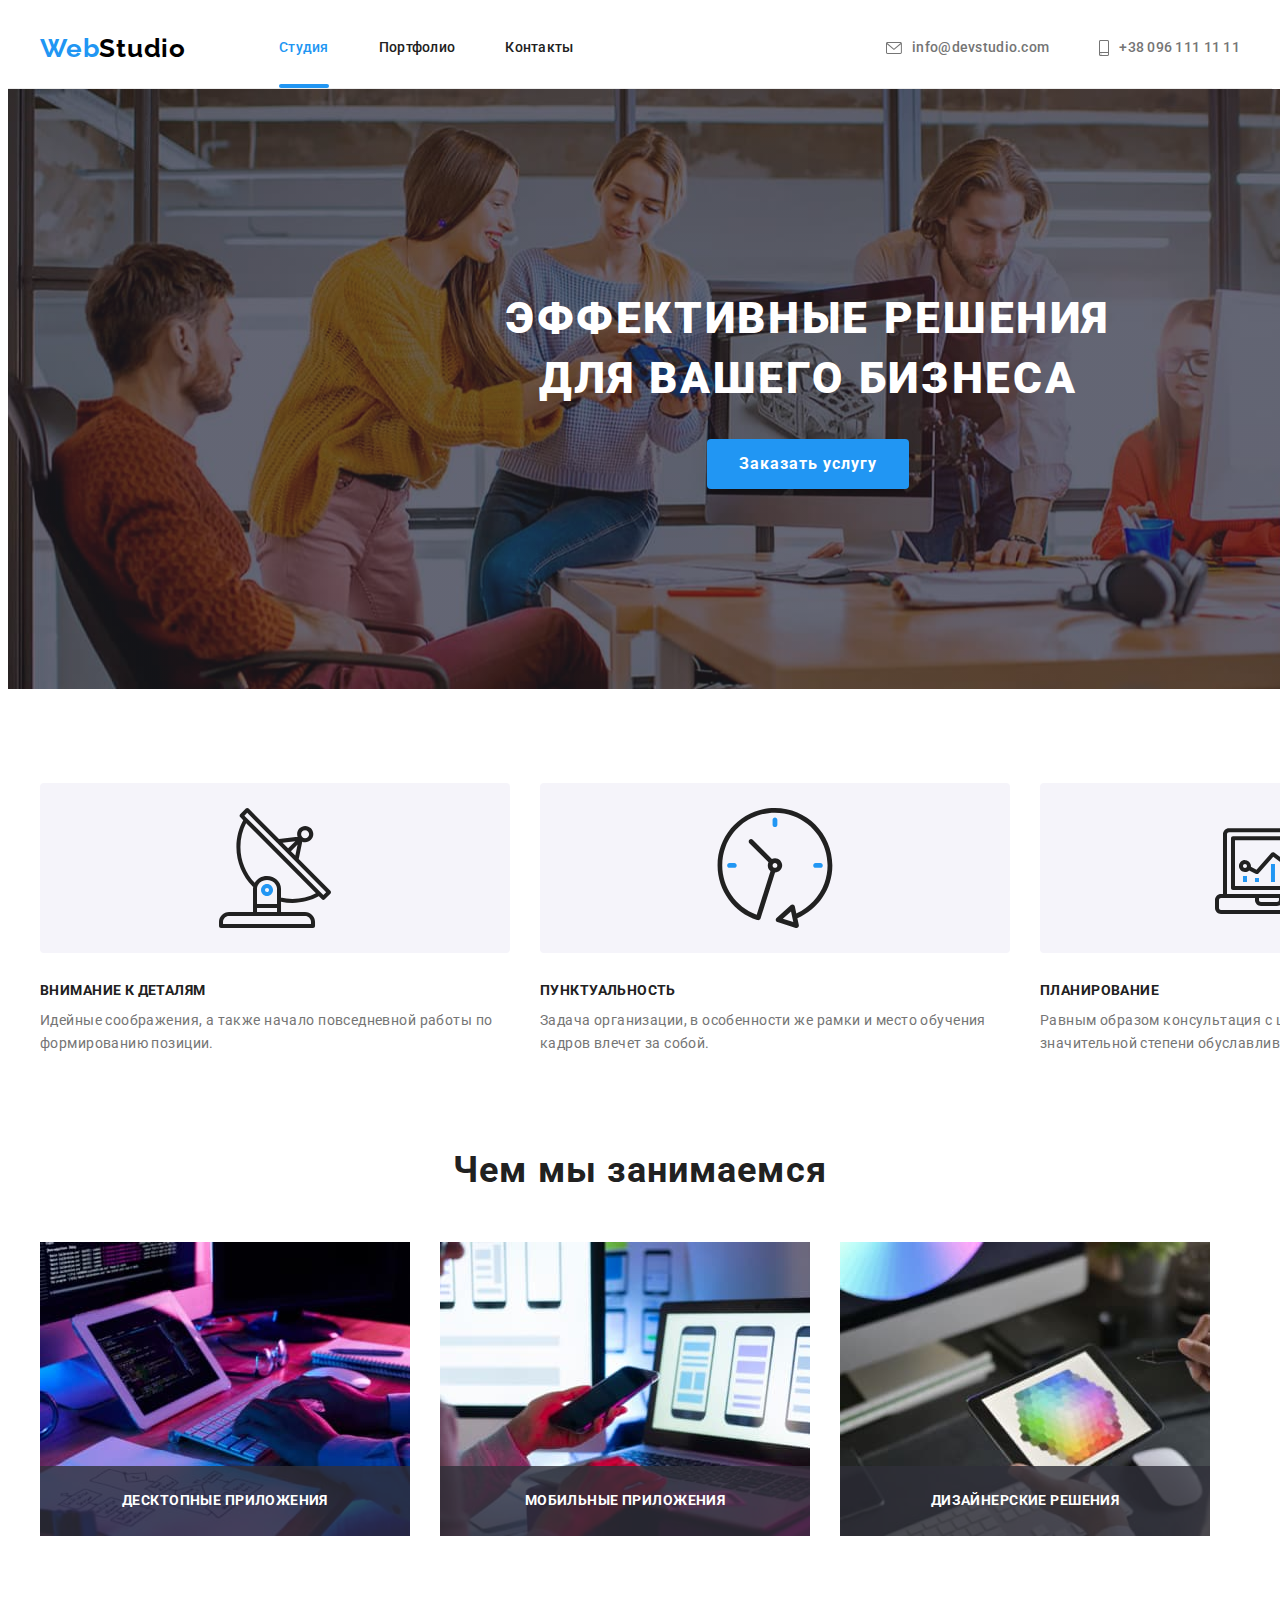
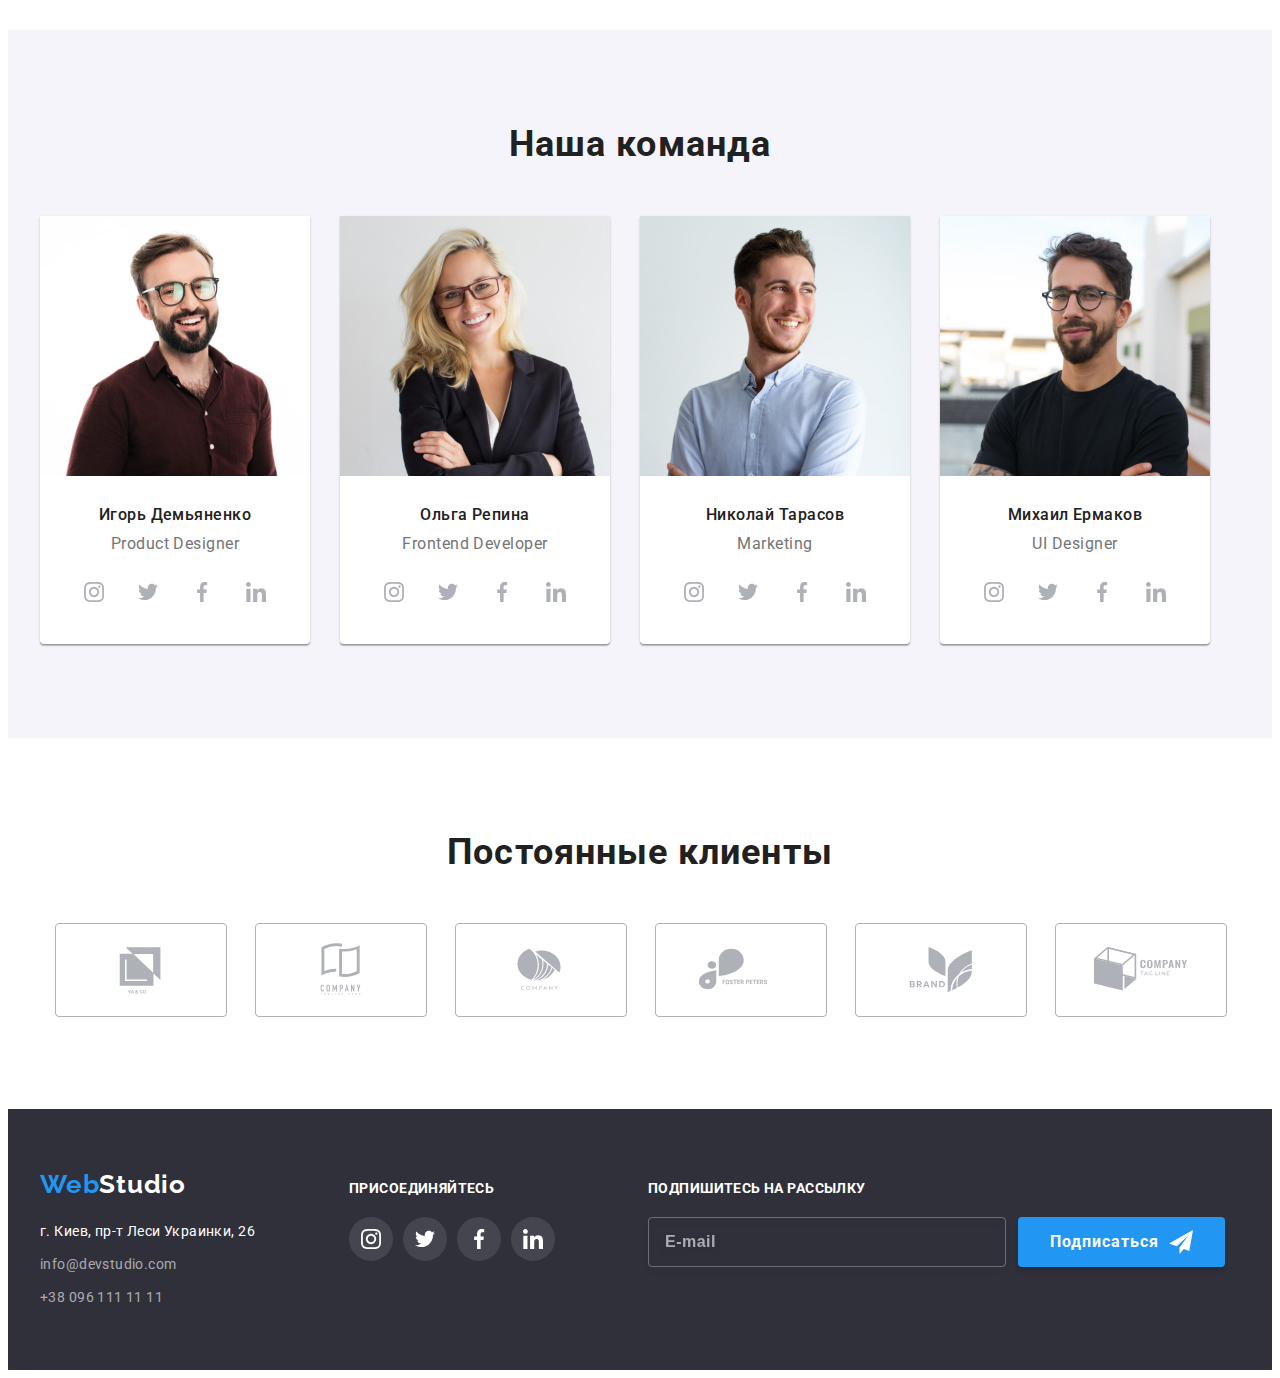
<file: index.html>
<!DOCTYPE html>
<html lang="ru">
  <head>
    <meta charset="UTF-8" />
    <meta http-equiv="X-UA-Compatible" content="IE=edge" />
    <meta name="viewport" content="width=device-width, initial-scale=1.0" />
    <title>Document</title>
    <link rel="preconnect" href="https://fonts.googleapis.com" />
    <link rel="preconnect" href="https://fonts.gstatic.com" crossorigin />
    <link
      rel="stylesheet"
      href="https://cdnjs.cloudflare.com/ajax/libs/modern-normalize/1.1.0/modern-normalize.min.css"
      integrity="sha512-wpPYUAdjBVSE4KJnH1VR1HeZfpl1ub8YT/NKx4PuQ5NmX2tKuGu6U/JRp5y+Y8XG2tV+wKQpNHVUX03MfMFn9Q=="
      crossorigin="anonymous"
      referrerpolicy="no-referrer"
    />
    <link
      href="https://fonts.googleapis.com/css2?family=Raleway:wght@700&family=Roboto:wght@400;500;700;900&display=swap"
      rel="stylesheet"
    />
    <link rel="stylesheet" href="./css/main.css" />
  </head>
  <body>
    <!--Шапка сайта-->
    <header class="header">
      <div class="container">
        <nav class="navigation">
          <a class="logo-left link" href="./index.html"
            >Web<span class="logo-right">Studio</span></a
          >
          <ul class="navigation-list list">
            <li class="navigation-list__item">
              <a class="navigation-list__link link current" href="./index.html">Студия</a>
            </li>
            <li class="navigation-list__item">
              <a class="navigation-list__link link" href="./portfolio.html">Портфолио</a>
            </li>
            <li class="navigation-list__item">
              <a class="navigation-list__link link" href="Контакты">Контакты</a>
            </li>
          </ul>

          <ul class="contacts list">
            <li class="contacts__item">
              <a class="contacts__link link" href="mailto:info@devstudio.com">
                <svg class="contacts__icon" width="16" height="12">
                  <use href="./images/icons.svg#icon-envelope"></use>
                </svg>
                info@devstudio.com
              </a>
            </li>
            <li class="contacts__item">
              <a class="contacts__link link" href="tel:+380961111111">
                <svg class="contacts__icon" width="10" height="16">
                  <use href="./images/icons.svg#icon-smartphone"></use>
                </svg>
                +38 096 111 11 11</a
              >
            </li>
          </ul>
        </nav>
      </div>
    </header>
    <main>
      <!--Герой-->
      <section class="hero">
        <h1 class="hero__title">
          Эффективные решения <br />
          для вашего бизнеса
        </h1>
        <button class="button cursor-button" type="button" data-modal-open>Заказать услугу</button>
      </section>

      <section class="about">
        <div class="container">
          <ul class="about-list list">
            <li class="about-list__item">
              <svg class="about-list__icon" width="270" height="120">
                <use href="./images/icons.svg#icon-antenna"></use>
              </svg>
              <h3 class="about-list__titil">ВНИМАНИЕ К ДЕТАЛЯМ</h3>
              <p class="about-list__slogan">
                Идейные соображения, а также начало повседневной работы по формированию позиции.
              </p>
            </li>
            <li class="about-list__item">
              <svg class="about-list__icon" width="270" height="120">
                <use href="./images/icons.svg#icon-clock"></use>
              </svg>
              <h3 class="about-list__titil">ПУНКТУАЛЬНОСТЬ</h3>
              <p class="about-list__slogan">
                Задача организации, в особенности же рамки и место обучения кадров влечет за собой.
              </p>
            </li>
            <li class="about-list__item">
              <svg class="about-list__icon" width="270" height="120">
                <use href="./images/icons.svg#icon-diagram"></use>
              </svg>
              <h3 class="about-list__titil">ПЛАНИРОВАНИЕ</h3>
              <p class="about-list__slogan">
                Равным образом консультация с широким активом в значительной степени обуславливает.
              </p>
            </li>
            <li class="about-list__item">
              <svg class="about-list__icon" width="270" height="120">
                <use href="./images/icons.svg#icon-astronaut"></use>
              </svg>
              <h3 class="about-list__titil">СОВРЕМЕННЫЕ ТЕХНОЛОГИИ</h3>
              <p class="about-list__slogan">
                Значимость этих проблем настолько очевидна, что реализация плановых заданий.
              </p>
            </li>
          </ul>
        </div>
      </section>

      <section class="preview">
        <div class="container">
          <h2 class="titel">Чем мы занимаемся</h2>
          <ul class="preview-list list">
            <li class="preview-list__activity">
              <div class="preview-list__picture">
                <img
                  src="./images/box1.jpg"
                  alt="Планшет с клавиатурой на столе"
                  width="370"
                  height="294"
                />
                <h3 class="preview-list__titel">Десктопные приложения</h3>
              </div>
            </li>
            <li class="preview-list__activity">
              <div class="preview-list__picture">
                <img src="./images/box2.jpg" alt="Cмартфон в руке" width="370" />
                <h3 class="preview-list__titel">Мобильные приложения</h3>
              </div>
            </li>
            <li class="preview-list__activity">
              <div class="preview-list__picture">
                <img src="./images/box3.jpg" alt="Планшет в руках" width="370" />
                <h3 class="preview-list__titel">Дизайнерские решения</h3>
              </div>
            </li>
          </ul>
        </div>
      </section>
      <section class="developers">
        <div class="container">
          <h2 class="titel">Наша команда</h2>
          <ul class="developers-list list">
            <li class="developers-list__item">
              <img src="./images/img1.jpg" alt="Игорь Демьяненко" width="270" />
              <div class="developers-list__thumb">
                <h3 class="developers-list__titel">Игорь Демьяненко</h3>
                <p class="developers-list__text">Product Designer</p>
                <ul class="developers__social-list social-list list">
                  <li class="social-list__item">
                    <a href="" class="social-list__link">
                      <svg class="social-list__icon" width="44" height="44">
                        <use href="./images/icons.svg#icon-instagram"></use>
                      </svg>
                    </a>
                  </li>
                  <li class="social-list__item">
                    <a href="" class="social-list__link">
                      <svg class="social-list__icon" width="44" height="44">
                        <use href="./images/icons.svg#icon-twitter"></use>
                      </svg>
                    </a>
                  </li>
                  <li class="social-list__item">
                    <a href="" class="social-list__link">
                      <svg class="social-list__icon" width="44" height="44">
                        <use href="./images/icons.svg#icon-facebook"></use>
                      </svg>
                    </a>
                  </li>
                  <li class="social-list__item">
                    <a href="" class="social-list__link">
                      <svg class="social-list__icon" width="44" height="44">
                        <use href="./images/icons.svg#icon-linkedIn"></use>
                      </svg>
                    </a>
                  </li>
                </ul>
              </div>
            </li>
            <li class="developers-list__item">
              <img src="./images/img2.jpg" alt="Ольга Репина" width="270" />
              <div class="developers-list__thumb">
                <h3 class="developers-list__titel">Ольга Репина</h3>
                <p class="developers-list__text">Frontend Developer</p>
                <ul class="developers__social-list social-list list">
                  <li class="social-list__item">
                    <a href="" class="social-list__link">
                      <svg class="social-list__icon" width="44" height="44">
                        <use href="./images/icons.svg#icon-instagram"></use>
                      </svg>
                    </a>
                  </li>
                  <li class="social-list__item">
                    <a href="" class="social-list__link">
                      <svg class="social-list__icon" width="44" height="44">
                        <use href="./images/icons.svg#icon-twitter"></use>
                      </svg>
                    </a>
                  </li>
                  <li class="social-list__item">
                    <a href="" class="social-list__link">
                      <svg class="social-list__icon" width="44" height="44">
                        <use href="./images/icons.svg#icon-facebook"></use>
                      </svg>
                    </a>
                  </li>
                  <li class="social-list__item">
                    <a href="" class="social-list__link">
                      <svg class="social-list__icon" width="44" height="44">
                        <use href="./images/icons.svg#icon-linkedIn"></use>
                      </svg>
                    </a>
                  </li>
                </ul>
              </div>
            </li>
            <li class="developers-list__item">
              <img src="./images/img3.jpg" alt="Николай Тарасов" width="270" />
              <div class="developers-list__thumb">
                <h3 class="developers-list__titel">Николай Тарасов</h3>
                <p class="developers-list__text">Marketing</p>
                <ul class="developers__social-list social-list list">
                  <li class="social-list__item">
                    <a href="" class="social-list__link">
                      <svg class="social-list__icon" width="44" height="44">
                        <use href="./images/icons.svg#icon-instagram"></use>
                      </svg>
                    </a>
                  </li>
                  <li class="social-list__item">
                    <a href="" class="social-list__link">
                      <svg class="social-list__icon" width="44" height="44">
                        <use href="./images/icons.svg#icon-twitter"></use>
                      </svg>
                    </a>
                  </li>
                  <li class="social-list__item">
                    <a href="" class="social-list__link">
                      <svg class="social-list__icon" width="44" height="44">
                        <use href="./images/icons.svg#icon-facebook"></use>
                      </svg>
                    </a>
                  </li>
                  <li class="social-list__item">
                    <a href="" class="social-list__link">
                      <svg class="social-list__icon" width="44" height="44">
                        <use href="./images/icons.svg#icon-linkedIn"></use>
                      </svg>
                    </a>
                  </li>
                </ul>
              </div>
            </li>
            <li class="developers-list__item">
              <img src="./images/img4.jpg" alt="Михаил Ермаков" width="270" />
              <div class="developers-list__thumb">
                <h3 class="developers-list__titel">Михаил Ермаков</h3>
                <p class="developers-list__text">UI Designer</p>
                <ul class="developers__social-list social-list list">
                  <li class="social-list__item">
                    <a href="" class="social-list__link">
                      <svg class="social-list__icon" width="44" height="44">
                        <use href="./images/icons.svg#icon-instagram"></use>
                      </svg>
                    </a>
                  </li>
                  <li class="social-list__item">
                    <a href="" class="social-list__link">
                      <svg class="social-list__icon" width="44" height="44">
                        <use href="./images/icons.svg#icon-twitter"></use>
                      </svg>
                    </a>
                  </li>
                  <li class="social-list__item">
                    <a href="" class="social-list__link">
                      <svg class="social-list__icon" width="44" height="44">
                        <use href="./images/icons.svg#icon-facebook"></use>
                      </svg>
                    </a>
                  </li>
                  <li class="social-list__item">
                    <a href="" class="social-list__link">
                      <svg class="social-list__icon" width="44" height="44">
                        <use href="./images/icons.svg#icon-linkedIn"></use>
                      </svg>
                    </a>
                  </li>
                </ul>
              </div>
            </li>
          </ul>
        </div>
      </section>
      <section class="companies">
        <div class="container">
          <h2 class="titel">Постоянные клиенты</h2>
          <ul class="companies-list list">
            <li class="companies-list__item">
              <a href="" class="companies-list__link">
                <svg width="106" height="60">
                  <use href="./images/icons.svg#icon-Logo-1"></use>
                </svg>
              </a>
            </li>
            <li class="companies-list__item">
              <a href="" class="companies-list__link">
                <svg width="106" height="60">
                  <use href="./images/icons.svg#icon-Logo-2"></use>
                </svg>
              </a>
            </li>
            <li class="companies-list__item">
              <a href="" class="companies-list__link">
                <svg width="106" height="60">
                  <use href="./images/icons.svg#icon-Logo-3"></use>
                </svg>
              </a>
            </li>
            <li class="companies-list__item">
              <a href="" class="companies-list__link">
                <svg width="106" height="60">
                  <use href="./images/icons.svg#icon-Logo-4"></use>
                </svg>
              </a>
            </li>
            <li class="companies-list__item">
              <a href="" class="companies-list__link">
                <svg width="106" height="60">
                  <use href="./images/icons.svg#icon-Logo-5"></use>
                </svg>
              </a>
            </li>
            <li class="companies-list__item">
              <a href="" class="companies-list__link">
                <svg width="106" height="60">
                  <use href="./images/icons.svg#icon-Logo-6"></use>
                </svg>
              </a>
            </li>
          </ul>
        </div>
      </section>
    </main>
    <footer class="footer">
      <div class="container footer-box">
        <address class="address">
          <a class="logo-left link" href="./index.html"
            >Web<span class="logo-right logo-right--color">Studio</span></a
          >
          <p class="address__text">г. Киев, пр-т Леси Украинки, 26</p>
          <ul class="contacts-list">
            <li class="contacts-list__item list">
              <a class="contacts-list__link link" href="mailto:info@devstudio.com">
                info@devstudio.com</a
              >
            </li>
            <li class="contacts-list__item list">
              <a class="contacts-list__link link" href="tel:+380961111111"> +38 096 111 11 11</a>
            </li>
          </ul>
        </address>

        <div class="list-firm">
          <h3 class="footer-titel">присоединяйтесь</h3>
          <ul class="social-list list">
            <li class="social-list__item social-list__item--background">
              <a href="" class="social-list__link">
                <svg class="social-list__icon social-list__icon--color" width="44" height="44">
                  <use href="./images/icons.svg#icon-instagram"></use>
                </svg>
              </a>
            </li>
            <li class="social-list__item social-list__item--background">
              <a href="" class="social-list__link">
                <svg class="social-list__icon social-list__icon--color" width="44" height="44">
                  <use href="./images/icons.svg#icon-twitter"></use>
                </svg>
              </a>
            </li>
            <li class="social-list__item social-list__item--background">
              <a href="" class="social-list__link">
                <svg class="social-list__icon social-list__icon--color" width="44" height="44">
                  <use href="./images/icons.svg#icon-facebook"></use>
                </svg>
              </a>
            </li>
            <li class="social-list__item social-list__item--background">
              <a href="" class="social-list__link">
                <svg class="social-list__icon social-list__icon--color" width="44" height="44">
                  <use href="./images/icons.svg#icon-linkedIn"></use>
                </svg>
              </a>
            </li>
          </ul>
        </div>
        <div class="subscribe">
          <h3 class="footer-titel">Подпишитесь на рассылку</h3>
          <form action="#" class="subscribe__blok">
            <input
              class="subscribe__mail"
              type="email"
              name="mail"
              id="mail"
              placeholder="E-mail"
            />
            <button class="button cursor-button" type="submit">
              Подписаться
              <svg class="button__send-icon" width="24" height="24">
                <use href="./images/icons.svg#icon-icon-send"></use>
              </svg>
            </button>
          </form>
        </div>
      </div>
    </footer>
    <div class="bakdrop is-hidden" data-modal>
      <div class="modal">
        <button type="button" class="modal__close" data-modal-close>
          <svg width="18" height="18">
            <use href="./images/icons.svg#icon-close"></use>
          </svg>
        </button>

        <p class="modal__titel">Оставьте свои данные, мы вам перезвоним</p>
        <form action="#">
          <div class="modal__form">
            <label for="name">Имя</label>
            <div class="modal__icon">
              <input class="modal__input-icon" type="text" name="name" id="name" required />
              <svg class="modal__close-icon" width="18" height="18">
                <use href="./images/icons.svg#icon-person-black"></use>
              </svg>
            </div>
          </div>
          <div class="modal__form">
            <label for="tel">Телефон</label>
            <div class="modal__icon">
              <input class="modal__input-icon" type="tel" name="tel" id="tel" required />
              <svg class="modal__close-icon" width="18" height="18">
                <use href="./images/icons.svg#icon-phone-black"></use>
              </svg>
            </div>
          </div>
          <div class="modal__form">
            <label for="mail-address">Почта</label>
            <div class="modal__icon">
              <input class="modal__input-icon" type="email" name="mail" id="mail-address" />
              <svg class="modal__close-icon" width="18" height="18">
                <use href="./images/icons.svg#icon-email-black"></use>
              </svg>
            </div>
          </div>
          <div class="modal__form">
            <label for="comment">Комментарий</label>
            <textarea
              class="modal__comment"
              name="comment"
              id="comment"
              rows="10"
              placeholder="Введите текст"
            ></textarea>
          </div>
          <div class="checkbox">
            <input
              class="checkbox__castom visibility-hidden"
              type="checkbox"
              name="agreement"
              value="Соглашаюсь с рассылкой и принимаю Условия договора"
              id="agreement"
              required
            />
            <label class="checkbox__agreement" for="agreement">
              <span class="checkbox__icon">
                <svg class="checkbox-icon" width="11" height="8">
                  <use href="./images/icons.svg#icon-Vector-1"></use>
                </svg> </span
              >Соглашаюсь с рассылкой и принимаю
              <a class="checkbox__link-agreement" href="">Условия договора</a>
            </label>
          </div>
          <button class="button" type="submit">Отправить</button>
        </form>
      </div>
    </div>
    <script src="./js/modal.js"></script>
  </body>
</html>
</file>
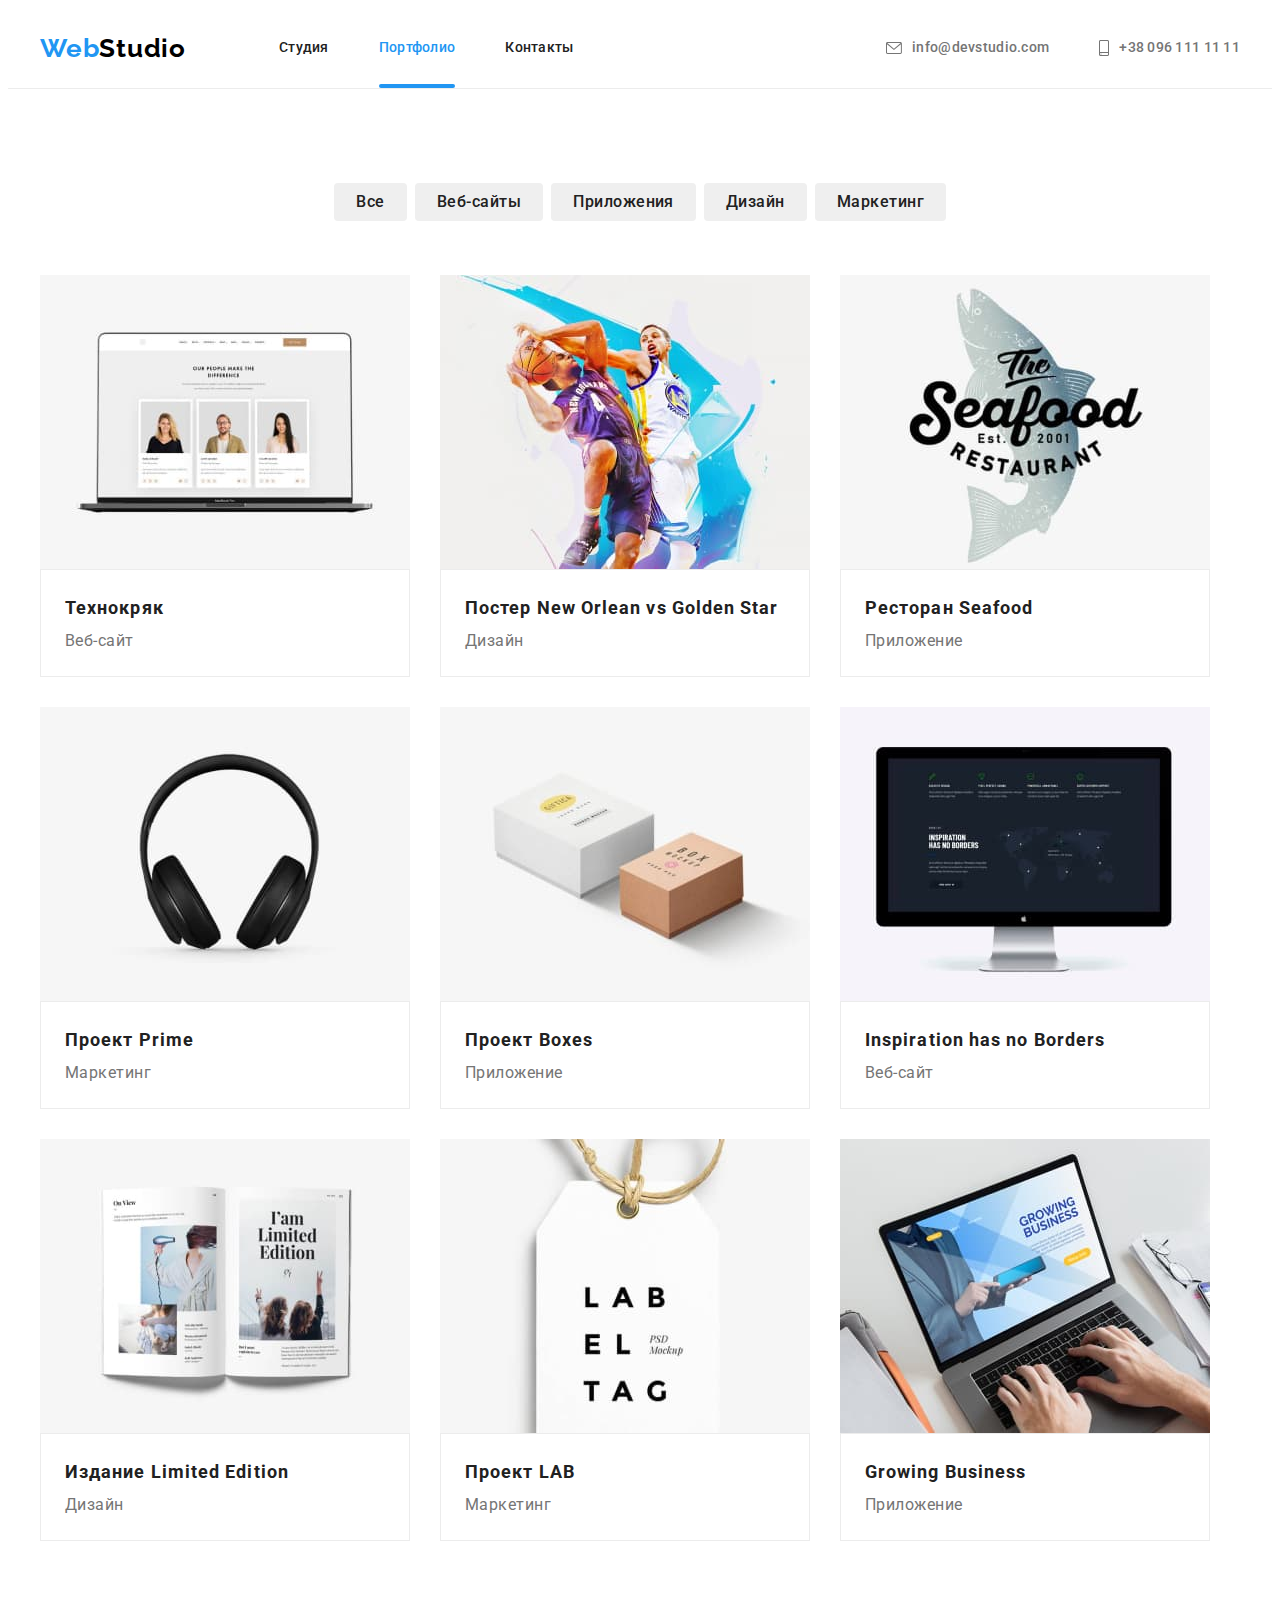
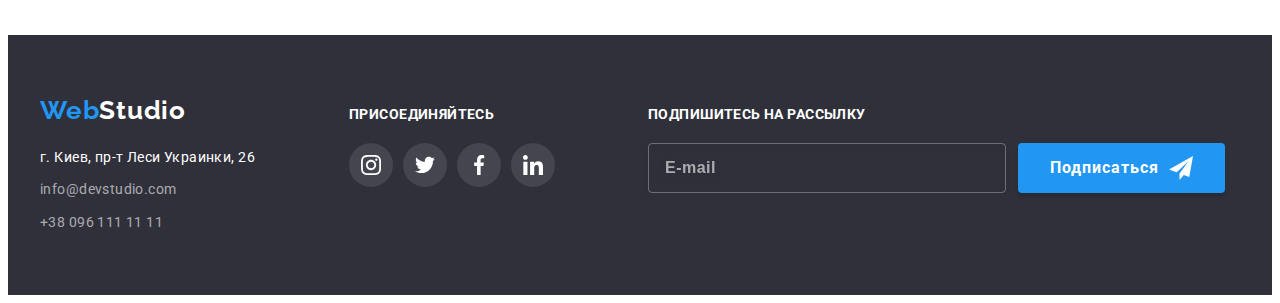
<file: portfolio.html>
<!DOCTYPE html>
<html lang="ru">
  <head>
    <meta charset="UTF-8" />
    <meta http-equiv="X-UA-Compatible" content="IE=edge" />
    <meta name="viewport" content="width=device-width, initial-scale=1.0" />
    <title>Document</title>
    <link rel="preconnect" href="https://fonts.googleapis.com" />
    <link rel="preconnect" href="https://fonts.gstatic.com" crossorigin />
    <link
      rel="stylesheet"
      href="https://cdnjs.cloudflare.com/ajax/libs/modern-normalize/1.1.0/modern-normalize.min.css"
      integrity="sha512-wpPYUAdjBVSE4KJnH1VR1HeZfpl1ub8YT/NKx4PuQ5NmX2tKuGu6U/JRp5y+Y8XG2tV+wKQpNHVUX03MfMFn9Q=="
      crossorigin="anonymous"
      referrerpolicy="no-referrer"
    />
    <link
      href="https://fonts.googleapis.com/css2?family=Raleway:wght@700&family=Roboto:wght@400;500;700;900&display=swap"
      rel="stylesheet"
    />
    <link rel="stylesheet" href="./css/main.css" />
  </head>
  <body>
    <!--Шапка сайта-->
    <header class="header">
      <div class="container">
        <nav class="navigation">
          <a class="logo-left link" href="./index.html"
            >Web<span class="logo-right">Studio</span></a
          >
          <ul class="navigation-list list">
            <li class="navigation-list__item">
              <a class="navigation-list__link link" href="./index.html">Студия</a>
            </li>
            <li class="navigation-list__item">
              <a class="navigation-list__link link current" href="./portfolio.html">Портфолио</a>
            </li>
            <li class="navigation-list__item">
              <a class="navigation-list__link link" href="Контакты">Контакты</a>
            </li>
          </ul>

          <ul class="contacts list">
            <li class="contacts__item">
              <a class="contacts__link link" href="mailto:info@devstudio.com">
                <svg class="contacts__icon" width="16" height="12">
                  <use href="./images/icons.svg#icon-envelope"></use>
                </svg>
                info@devstudio.com
              </a>
            </li>
            <li class="contacts__item">
              <a class="contacts__link link" href="tel:+380961111111">
                <svg class="contacts__icon" width="10" height="16">
                  <use href="./images/icons.svg#icon-smartphone"></use>
                </svg>
                +38 096 111 11 11</a
              >
            </li>
          </ul>
        </nav>
      </div>
    </header>
    <main class="price">
      <section class="product">
        <div class="container">
          <h1 class="visibility-hidden">button</h1>
          <ul class="product-button-list list">
            <li class="product-button-list__item">
              <button class="product-button-list__titel cursor-button" type="button">Все</button>
            </li>
            <li class="product-button-list__item">
              <button class="product-button-list__titel cursor-button" type="button">
                Веб-сайты
              </button>
            </li>
            <li class="product-button-list__item">
              <button class="product-button-list__titel cursor-button" type="button">
                Приложения
              </button>
            </li>
            <li class="product-button-list__item">
              <button class="product-button-list__titel cursor-button" type="button">Дизайн</button>
            </li>
            <li class="product-button-list__item">
              <button class="product-button-list__titel cursor-button" type="button">
                Маркетинг
              </button>
            </li>
          </ul>
          <ul class="product-list list">
            <li class="product-list__item">
              <a class="product-list__filtr" href="">
                <div class="product-list__overlay-card">
                  <img src="./images/portfo1.jpg" alt="Технокряк" width="370" />
                  <p class="product-list__text">
                    Технокряк это современная площадка распространения коронавируса. Компании
                    используют эту платформу для цифрового шпионажа и атак на защищённые сервера
                    конкурентов.
                  </p>
                </div>
                <div class="product-list__holder">
                  <h3 class="product-list__titil">Технокряк</h3>
                  <p class="product-list__subtitle">Веб-сайт</p>
                </div>
              </a>
            </li>
            <li class="product-list__item">
              <a class="product-list__filtr" href="">
                <div class="product-list__overlay-card">
                  <img
                    src="./images/portfo2.jpg"
                    alt="Постер New Orlean vs Golden Star"
                    width="370"
                  />
                  <p class="product-list__text">
                    Технокряк это современная площадка распространения коронавируса. Компании
                    используют эту платформу для цифрового шпионажа и атак на защищённые сервера
                    конкурентов.
                  </p>
                </div>
                <div class="product-list__holder">
                  <h3 class="product-list__titil">Постер New Orlean vs Golden Star</h3>
                  <p class="product-list__subtitle">Дизайн</p>
                </div>
              </a>
            </li>
            <li class="product-list__item">
              <a class="product-list__filtr" href="">
                <div class="product-list__overlay-card">
                  <img src="./images/portfo3.jpg" alt="Ресторан Seafood" width="370" />
                  <p class="product-list__text">
                    Технокряк это современная площадка распространения коронавируса. Компании
                    используют эту платформу для цифрового шпионажа и атак на защищённые сервера
                    конкурентов.
                  </p>
                </div>
                <div class="product-list__holder">
                  <h3 class="product-list__titil">Ресторан Seafood</h3>
                  <p class="product-list__subtitle">Приложение</p>
                </div>
              </a>
            </li>
            <li class="product-list__item">
              <a class="product-list__filtr" href="">
                <div class="product-list__overlay-card">
                  <img src="./images/portfo4.jpg" alt="Проект Prime" width="370" />
                  <p class="product-list__text">
                    Технокряк это современная площадка распространения коронавируса. Компании
                    используют эту платформу для цифрового шпионажа и атак на защищённые сервера
                    конкурентов.
                  </p>
                </div>
                <div class="product-list__holder">
                  <h3 class="product-list__titil">Проект Prime</h3>
                  <p class="product-list__subtitle">Маркетинг</p>
                </div>
              </a>
            </li>
            <li class="product-list__item">
              <a class="product-list__filtr" href="">
                <div class="product-list__overlay-card">
                  <img src="./images/portfo5.jpg" alt="Проект Boxes" width="370" />
                  <p class="product-list__text">
                    Технокряк это современная площадка распространения коронавируса. Компании
                    используют эту платформу для цифрового шпионажа и атак на защищённые сервера
                    конкурентов.
                  </p>
                </div>
                <div class="product-list__holder">
                  <h3 class="product-list__titil">Проект Boxes</h3>
                  <p class="product-list__subtitle">Приложение</p>
                </div>
              </a>
            </li>
            <li class="product-list__item">
              <a class="product-list__filtr" href="">
                <div class="product-list__overlay-card">
                  <img src="./images/portfo6.jpg" alt="Inspiration has no Borders" width="370" />
                  <p class="product-list__text">
                    Технокряк это современная площадка распространения коронавируса. Компании
                    используют эту платформу для цифрового шпионажа и атак на защищённые сервера
                    конкурентов.
                  </p>
                </div>
                <div class="product-list__holder">
                  <h3 class="product-list__titil">Inspiration has no Borders</h3>
                  <p class="product-list__subtitle">Веб-сайт</p>
                </div>
              </a>
            </li>
            <li class="product-list__item">
              <a class="product-list__filtr" href="">
                <div class="product-list__overlay-card">
                  <img src="./images/portfo7.jpg" alt="Издание Limited Edition" width="370" />
                  <p class="product-list__text">
                    Технокряк это современная площадка распространения коронавируса. Компании
                    используют эту платформу для цифрового шпионажа и атак на защищённые сервера
                    конкурентов.
                  </p>
                </div>
                <div class="product-list__holder">
                  <h3 class="product-list__titil">Издание Limited Edition</h3>
                  <p class="product-list__subtitle">Дизайн</p>
                </div>
              </a>
            </li>
            <li class="product-list__item">
              <a class="product-list__filtr" href="">
                <div class="product-list__overlay-card">
                  <img src="./images/portfo8.jpg" alt="Проект LAB" width="370" />
                  <p class="product-list__text">
                    Технокряк это современная площадка распространения коронавируса. Компании
                    используют эту платформу для цифрового шпионажа и атак на защищённые сервера
                    конкурентов.
                  </p>
                </div>
                <div class="product-list__holder">
                  <h3 class="product-list__titil">Проект LAB</h3>
                  <p class="product-list__subtitle">Маркетинг</p>
                </div>
              </a>
            </li>
            <li class="product-list__item">
              <a class="product-list__filtr" href="">
                <div class="product-list__overlay-card">
                  <img src="./images/portfo9.jpg" alt="Growing Business" width="370" />
                  <p class="product-list__text">
                    Технокряк это современная площадка распространения коронавируса. Компании
                    используют эту платформу для цифрового шпионажа и атак на защищённые сервера
                    конкурентов.
                  </p>
                </div>
                <div class="product-list__holder">
                  <h3 class="product-list__titil">Growing Business</h3>
                  <p class="product-list__subtitle">Приложение</p>
                </div>
              </a>
            </li>
          </ul>
        </div>
      </section>
    </main>
    <footer class="footer">
      <div class="container footer-box">
        <address class="address">
          <a class="logo-left link" href="./index.html"
            >Web<span class="logo-right logo-right--color">Studio</span></a
          >
          <p class="address__text">г. Киев, пр-т Леси Украинки, 26</p>
          <ul class="contacts-list">
            <li class="contacts-list__item list">
              <a class="contacts-list__link link" href="mailto:info@devstudio.com">
                info@devstudio.com</a
              >
            </li>
            <li class="contacts-list__item list">
              <a class="contacts-list__link link" href="tel:+380961111111"> +38 096 111 11 11</a>
            </li>
          </ul>
        </address>

        <div class="list-firm">
          <h3 class="footer-titel">присоединяйтесь</h3>
          <ul class="social-list list">
            <li class="social-list__item social-list__item--background">
              <a href="" class="social-list__link">
                <svg class="social-list__icon social-list__icon--color" width="44" height="44">
                  <use href="./images/icons.svg#icon-instagram"></use>
                </svg>
              </a>
            </li>
            <li class="social-list__item social-list__item--background">
              <a href="" class="social-list__link">
                <svg class="social-list__icon social-list__icon--color" width="44" height="44">
                  <use href="./images/icons.svg#icon-twitter"></use>
                </svg>
              </a>
            </li>
            <li class="social-list__item social-list__item--background">
              <a href="" class="social-list__link">
                <svg class="social-list__icon social-list__icon--color" width="44" height="44">
                  <use href="./images/icons.svg#icon-facebook"></use>
                </svg>
              </a>
            </li>
            <li class="social-list__item social-list__item--background">
              <a href="" class="social-list__link">
                <svg class="social-list__icon social-list__icon--color" width="44" height="44">
                  <use href="./images/icons.svg#icon-linkedIn"></use>
                </svg>
              </a>
            </li>
          </ul>
        </div>
        <div class="subscribe">
          <h3 class="footer-titel">Подпишитесь на рассылку</h3>
          <form action="#" class="subscribe__blok">
            <input
              class="subscribe__mail"
              type="email"
              name="mail"
              id="mail"
              placeholder="E-mail"
            />
            <button class="button cursor-button" type="submit">
              Подписаться
              <svg class="button__send-icon" width="24" height="24">
                <use href="./images/icons.svg#icon-icon-send"></use>
              </svg>
            </button>
          </form>
        </div>
      </div>
    </footer>
  </body>
</html>
</file>
<file: css/main.css>
:root {
  --hero-tittle-color: #ffffff;
  --about-title-coior: #212121;
  --main-text-color: #000000;
  --second-text-color: #757575;
  --main-tittle-color: #212121;
  --name-text-color: #212121;
  --main-button-color: #ffffff;
  --accent-color: #2196f3;
  --header-text-color: #212121;
  --hader-address-color: #757575;
  --footer-address-color: rgba(255, 255, 255, 0.6);
  --address-color: #ffffff;
  /* -----------------PORTFOLIO------------------------ */
  --portfolio-button: #212121;
  --accent-portfolio-button-color: #ffffff;
  --price-titile-color: #212121;
  --price-after-titile-color: #757575;
  --price-button-color: #f5f4fa;
}

p,
h1,
h2,
h3,
h4,
h5,
h6 {
  margin: 0;
}

ul {
  margin: 0;
  padding: 0;
}

img {
  display: block;
  max-width: 100%;
}

button {
  cursor: pointer;
}

body {
  font-family: Roboto, sans-serif;
  color: #212121;
}

.list {
  list-style: none;
}

.link {
  text-decoration: none;
}

.visibility-hidden {
  position: absolute;
  width: 1px;
  height: 1px;
  margin: -1px;
  border: 0;
  padding: 0;
  white-space: nowrap;
  -webkit-clip-path: inset(100%);
          clip-path: inset(100%);
  clip: rect(0 0 0 0);
  overflow: hidden;
}

.titel {
  text-align: center;
  margin-bottom: 50px;
  font-weight: 700;
  font-size: 36px;
  line-height: 1.16;
  letter-spacing: 0.03em;
  color: var(--main-tittle-color);
}

.footer-titel {
  font-style: normal;
  font-weight: bold;
  font-size: 14px;
  line-height: 1.14;
  letter-spacing: 0.03em;
  text-transform: uppercase;
  color: #ffffff;
  padding-bottom: 20px;
}

.logo-left {
  margin-right: 93px;
  font-family: Raleway;
  font-style: normal;
  font-weight: bold;
  font-size: 26px;
  line-height: 1.19;
  letter-spacing: 0.03em;
  color: var(--accent-color);
}

.logo-right {
  font-family: Raleway;
  font-style: normal;
  font-weight: bold;
  font-size: 26px;
  line-height: 1.19;
  letter-spacing: 0.03em;
  color: #000000;
}

.logo-right--color {
  color: #ffffff;
}

.container {
  width: 1200px;
  padding-left: 15px;
  padding-right: 15px;
  margin: 0 auto;
}

.button {
  display: -webkit-box;
  display: -ms-flexbox;
  display: flex;
  -webkit-box-align: center;
      -ms-flex-align: center;
          align-items: center;
  -webkit-box-pack: center;
      -ms-flex-pack: center;
          justify-content: center;
  padding: 10px 32px 10px 32px;
  min-width: 200px;
  border-radius: 4px;
  font-family: inherit;
  font-size: 16px;
  line-height: 1.87;
  letter-spacing: 0.06em;
  font-weight: bold;
  -webkit-box-shadow: 0px 4px 4px rgba(0, 0, 0, 0.15);
          box-shadow: 0px 4px 4px rgba(0, 0, 0, 0.15);
  background-color: var(--accent-color);
  color: var(--main-button-color);
  border-style: none;
  margin: auto;
}

.button__send-icon {
  display: -webkit-box;
  display: -ms-flexbox;
  display: flex;
  -webkit-box-align: center;
      -ms-flex-align: center;
          align-items: center;
  -webkit-box-pack: end;
      -ms-flex-pack: end;
          justify-content: flex-end;
  margin-left: 10px;
}

.header {
  border-bottom: 1px solid #ececec;
}

.navigation {
  display: -webkit-box;
  display: -ms-flexbox;
  display: flex;
  -webkit-box-align: center;
      -ms-flex-align: center;
          align-items: center;
}

.navigation-list {
  display: -webkit-box;
  display: -ms-flexbox;
  display: flex;
  -webkit-box-align: center;
      -ms-flex-align: center;
          align-items: center;
}

.navigation-list__item:not(:last-child) {
  margin-right: 50px;
}

.navigation-list__link {
  display: block;
  padding-top: 32px;
  padding-bottom: 32px;
  font-weight: 500;
  font-size: 14px;
  line-height: 1.14;
  letter-spacing: 0.02em;
  -webkit-transition: color 250ms cubic-bezier(0.4, 0, 0.2, 1);
  transition: color 250ms cubic-bezier(0.4, 0, 0.2, 1);
  color: var(--header-text-color);
}

.navigation-list__link:hover, .navigation-list__link:focus {
  color: var(--accent-color);
}

.navigation-list .navigation-list__link.current {
  color: var(--accent-color);
}

.contacts {
  display: -webkit-box;
  display: -ms-flexbox;
  display: flex;
  -webkit-box-align: center;
      -ms-flex-align: center;
          align-items: center;
  margin-left: auto;
}

.contacts__item:not(:last-child) {
  margin-right: 50px;
}

.contacts__link {
  display: -webkit-box;
  display: -ms-flexbox;
  display: flex;
  -webkit-box-align: center;
      -ms-flex-align: center;
          align-items: center;
  padding-top: 32px;
  padding-bottom: 32px;
  font-weight: 500;
  font-size: 14px;
  line-height: 1.14px;
  letter-spacing: 0.02em;
  -webkit-transition: color 250ms cubic-bezier(0.4, 0, 0.2, 1);
  transition: color 250ms cubic-bezier(0.4, 0, 0.2, 1);
  color: var(--hader-address-color);
}

.contacts__link:hover, .contacts__link:focus {
  color: var(--accent-color);
}

.contacts__icon {
  margin-right: 10px;
  fill: currentColor;
}

.hero__title {
  margin-bottom: 30px;
  font-weight: 900;
  font-size: 44px;
  line-height: 1.36;
  letter-spacing: 0.06em;
  text-transform: uppercase;
  color: var(--hero-tittle-color);
}

.hero {
  display: -webkit-box;
  display: -ms-flexbox;
  display: flex;
  -webkit-box-align: center;
      -ms-flex-align: center;
          align-items: center;
  -webkit-box-pack: center;
      -ms-flex-pack: center;
          justify-content: center;
  -webkit-box-orient: vertical;
  -webkit-box-direction: normal;
      -ms-flex-direction: column;
          flex-direction: column;
  min-width: 1600px;
  padding-top: 200px;
  padding-bottom: 200px;
  background-color: #2f303a;
  text-align: center;
  background-image: -webkit-gradient(linear, left top, right top, from(rgba(47, 48, 58, 0.4)), to(rgba(47, 48, 58, 0.4))), url("../images/Hero.jpg");
  background-image: linear-gradient(to right, rgba(47, 48, 58, 0.4), rgba(47, 48, 58, 0.4)), url("../images/Hero.jpg");
}

.about {
  padding-top: 94px;
  padding-bottom: 94px;
}

.about-list {
  display: -webkit-box;
  display: -ms-flexbox;
  display: flex;
}

.about-list__item:not(:last-child) {
  margin-right: 30px;
}

.about-list__icon {
  display: -webkit-box;
  display: -ms-flexbox;
  display: flex;
  background: #f5f4fa;
  border-radius: 4px;
  -webkit-box-align: center;
      -ms-flex-align: center;
          align-items: center;
  padding: 25px 100px 25px 100px;
  margin-bottom: 30px;
}

.about-list__titil {
  margin-bottom: 10px;
  font-weight: 700;
  font-size: 14px;
  line-height: 1.14;
  letter-spacing: 0.03em;
  text-transform: uppercase;
  color: var(--about-title-coior);
}

.about-list__slogan {
  font-weight: 400;
  font-size: 14px;
  line-height: 1.71;
  letter-spacing: 0.03em;
  color: var(--second-text-color);
}

.preview {
  padding-bottom: 94px;
}

.preview-list {
  display: -webkit-box;
  display: -ms-flexbox;
  display: flex;
}

.preview-list__activity:not(:last-child) {
  margin-right: 30px;
}

.preview-list__picture {
  position: relative;
}

.preview-list__titel {
  display: -webkit-box;
  display: -ms-flexbox;
  display: flex;
  -webkit-box-align: center;
      -ms-flex-align: center;
          align-items: center;
  -webkit-box-pack: center;
      -ms-flex-pack: center;
          justify-content: center;
  width: 370px;
  height: 70px;
  position: absolute;
  right: 0;
  bottom: 0;
  font-weight: bold;
  font-size: 14px;
  line-height: 1.14;
  text-align: center;
  letter-spacing: 0.03em;
  text-transform: uppercase;
  background-color: rgba(47, 48, 58, 0.8);
  color: #ffffff;
  -webkit-transition: 250ms;
  transition: 250ms;
}

.developers {
  background: #f5f4fa;
  padding-top: 94px;
  padding-bottom: 94px;
}

.developers-list {
  display: -webkit-box;
  display: -ms-flexbox;
  display: flex;
  text-align: center;
}

.developers-list__item {
  background: #ffffff;
  -webkit-box-shadow: 0px 1px 3px rgba(0, 0, 0, 0.12), 0px 1px 1px rgba(0, 0, 0, 0.14), 0px 2px 1px rgba(0, 0, 0, 0.2);
          box-shadow: 0px 1px 3px rgba(0, 0, 0, 0.12), 0px 1px 1px rgba(0, 0, 0, 0.14), 0px 2px 1px rgba(0, 0, 0, 0.2);
  border-radius: 0px 0px 4px 4px;
}

.developers-list__item:not(:last-child) {
  margin-right: 30px;
}

.developers-list__titel {
  margin-bottom: 10px;
  font-weight: 500;
  font-size: 16px;
  line-height: 1.18;
  letter-spacing: 0.03em;
  color: var(--name-text-color);
}

.developers-list__text {
  font-weight: 400;
  font-size: 16px;
  line-height: 1.18;
  letter-spacing: 0.03em;
  color: var(--second-text-color);
  margin-bottom: 16px;
}

.developers-list__thumb {
  padding-top: 30px;
  padding-bottom: 30px;
}

.companies {
  padding-bottom: 94px;
  padding-top: 94px;
}

.companies-list {
  display: -webkit-box;
  display: -ms-flexbox;
  display: flex;
  -webkit-box-align: center;
      -ms-flex-align: center;
          align-items: center;
  -webkit-box-pack: center;
      -ms-flex-pack: center;
          justify-content: center;
}

.companies-list__item {
  width: 170px;
  height: 92px;
}

.companies-list__item + .companies-list__item {
  margin-left: 30px;
}

.companies-list__link {
  fill: #afb1b8;
  border: 1px solid #afb1b8;
  border-radius: 4px;
  display: -webkit-box;
  display: -ms-flexbox;
  display: flex;
  -webkit-box-align: center;
      -ms-flex-align: center;
          align-items: center;
  -webkit-box-pack: center;
      -ms-flex-pack: center;
          justify-content: center;
  width: 100%;
  height: 100%;
  -webkit-transition: border 250ms cubic-bezier(0.4, 0, 0.2, 1), fill 250ms cubic-bezier(0.4, 0, 0.2, 1);
  transition: border 250ms cubic-bezier(0.4, 0, 0.2, 1), fill 250ms cubic-bezier(0.4, 0, 0.2, 1);
}

.companies-list__item:hover .companies-list__link,
.companies-list__item:focus .companies-list__link {
  fill: var(--accent-color);
}

.companies-list__link:hover, .companies-list__link:focus {
  border: 1px solid var(--accent-color);
}

.footer {
  padding-top: 60px;
  padding-bottom: 60px;
  background-color: #2f303a;
}

.address {
  margin-right: 70px;
}

.address__text {
  font-weight: 400;
  font-style: normal;
  padding-top: 20px;
  font-size: 14px;
  line-height: 1.7;
  letter-spacing: 0.03em;
  margin-bottom: 9px;
  color: var(--address-color);
}

.contacts-list__item:not(:last-child) {
  margin-bottom: 9px;
}

.contacts-list__link {
  font-style: normal;
  font-weight: 400;
  font-size: 14px;
  line-height: 1.71;
  letter-spacing: 0.03em;
  -webkit-transition: color 250ms cubic-bezier(0.4, 0, 0.2, 1);
  transition: color 250ms cubic-bezier(0.4, 0, 0.2, 1);
  color: var(--footer-address-color);
}

.contacts-list__link:focus, .contacts-list__link:hover {
  color: var(--accent-color);
}

.subscribe {
  padding-left: 93px;
}

.subscribe__blok {
  display: -webkit-box;
  display: -ms-flexbox;
  display: flex;
}

.subscribe__mail {
  width: 358px;
  height: 50px;
  margin-right: 12px;
  outline: none;
  border: 1px solid rgba(255, 255, 255, 0.3);
  -webkit-box-sizing: border-box;
          box-sizing: border-box;
  -webkit-filter: drop-shadow(0px 4px 4px rgba(0, 0, 0, 0.15));
          filter: drop-shadow(0px 4px 4px rgba(0, 0, 0, 0.15));
  border-radius: 4px;
  background: transparent;
  padding-top: 15px;
  padding-bottom: 15px;
  padding-left: 16px;
  font-weight: bold;
  font-size: 16px;
  line-height: 1.87;
  letter-spacing: 0.06em;
  color: #ffffff;
}

.subscribe__mail::-webkit-input-placeholder {
  font-size: 16px;
  line-height: 1.25;
  display: -webkit-box;
  display: flex;
  -webkit-box-align: center;
          align-items: center;
  letter-spacing: 0.03em;
  color: rgba(255, 255, 255, 0.6);
}

.subscribe__mail:-ms-input-placeholder {
  font-size: 16px;
  line-height: 1.25;
  display: -ms-flexbox;
  display: flex;
  -ms-flex-align: center;
      align-items: center;
  letter-spacing: 0.03em;
  color: rgba(255, 255, 255, 0.6);
}

.subscribe__mail::-ms-input-placeholder {
  font-size: 16px;
  line-height: 1.25;
  display: -ms-flexbox;
  display: flex;
  -ms-flex-align: center;
      align-items: center;
  letter-spacing: 0.03em;
  color: rgba(255, 255, 255, 0.6);
}

.subscribe__mail::placeholder {
  font-size: 16px;
  line-height: 1.25;
  display: -webkit-box;
  display: -ms-flexbox;
  display: flex;
  -webkit-box-align: center;
      -ms-flex-align: center;
          align-items: center;
  letter-spacing: 0.03em;
  color: rgba(255, 255, 255, 0.6);
}

.product {
  padding-top: 94px;
  padding-bottom: 94px;
}

.product-button-list {
  display: -webkit-box;
  display: -ms-flexbox;
  display: flex;
  -webkit-box-pack: center;
      -ms-flex-pack: center;
          justify-content: center;
  margin-bottom: 54px;
}

.product-button-list__item:not(:last-child) {
  margin-right: 8px;
}

.product-button-list__titel {
  padding: 6px 22px 6px 22px;
  min-width: 73px;
  border-radius: 4px;
  font-family: inherit;
  font-weight: 500;
  font-size: 16px;
  line-height: 1.62;
  letter-spacing: 0.03em;
  border-style: none;
  color: var(--portfolio-button);
  -webkit-transition: color 250ms cubic-bezier(0.4, 0, 0.2, 1), background-color 250ms cubic-bezier(0.4, 0, 0.2, 1), border-radius 250ms cubic-bezier(0.4, 0, 0.2, 1), -webkit-box-shadow 250ms cubic-bezier(0.4, 0, 0.2, 1);
  transition: color 250ms cubic-bezier(0.4, 0, 0.2, 1), background-color 250ms cubic-bezier(0.4, 0, 0.2, 1), border-radius 250ms cubic-bezier(0.4, 0, 0.2, 1), -webkit-box-shadow 250ms cubic-bezier(0.4, 0, 0.2, 1);
  transition: color 250ms cubic-bezier(0.4, 0, 0.2, 1), background-color 250ms cubic-bezier(0.4, 0, 0.2, 1), box-shadow 250ms cubic-bezier(0.4, 0, 0.2, 1), border-radius 250ms cubic-bezier(0.4, 0, 0.2, 1);
  transition: color 250ms cubic-bezier(0.4, 0, 0.2, 1), background-color 250ms cubic-bezier(0.4, 0, 0.2, 1), box-shadow 250ms cubic-bezier(0.4, 0, 0.2, 1), border-radius 250ms cubic-bezier(0.4, 0, 0.2, 1), -webkit-box-shadow 250ms cubic-bezier(0.4, 0, 0.2, 1);
}

.product-button-list__titel:focus, .product-button-list__titel:hover {
  color: var(--accent-portfolio-button-color);
  background-color: var(--accent-color);
  -webkit-box-shadow: 0px 3px 1px rgba(0, 0, 0, 0.1), 0px 1px 2px rgba(0, 0, 0, 0.08), 0px 2px 2px rgba(0, 0, 0, 0.12);
          box-shadow: 0px 3px 1px rgba(0, 0, 0, 0.1), 0px 1px 2px rgba(0, 0, 0, 0.08), 0px 2px 2px rgba(0, 0, 0, 0.12);
  border-radius: 4px;
}

.product-list {
  display: -webkit-box;
  display: -ms-flexbox;
  display: flex;
  -ms-flex-wrap: wrap;
      flex-wrap: wrap;
}

.product-list__item {
  margin-right: 30px;
  margin-bottom: 30px;
}

.product-list__item:nth-child(3n) {
  margin-right: 0px;
}

.product-list__item:nth-last-child(-n + 3) {
  margin-bottom: 0px;
}

.product-list__filtr {
  text-decoration: none;
  display: block;
}

.product-list__overlay-card {
  position: relative;
  overflow: hidden;
}

.product-list__text {
  position: absolute;
  top: 0;
  left: 0;
  background-color: rgba(33, 150, 243, 0.9);
  padding: 63px 24px 63px 24px;
  color: #ffffff;
  font-weight: normal;
  font-size: 18px;
  line-height: 1.56;
  height: 100%;
  -webkit-transform: translateY(100%);
          transform: translateY(100%);
  -webkit-transition: -webkit-transform 250ms cubic-bezier(0.4, 0, 0.2, 1);
  transition: -webkit-transform 250ms cubic-bezier(0.4, 0, 0.2, 1);
  transition: transform 250ms cubic-bezier(0.4, 0, 0.2, 1);
  transition: transform 250ms cubic-bezier(0.4, 0, 0.2, 1), -webkit-transform 250ms cubic-bezier(0.4, 0, 0.2, 1);
}

.product-list__item:hover .product-list__text {
  -webkit-transform: translateY(0);
          transform: translateY(0);
}

.product-list__holder {
  padding: 20px 24px 20px 24px;
  border: 1px solid #ececec;
}

.product-list__titil {
  font-weight: 700;
  font-size: 18px;
  line-height: 2;
  letter-spacing: 0.06em;
  color: var(--price-titile-color);
}

.product-list__subtitle {
  font-weight: 400;
  font-size: 16px;
  line-height: 1.87;
  letter-spacing: 0.03em;
  color: var(--price-after-titile-color);
}

.product-list__item {
  -webkit-transition: -webkit-box-shadow 250ms cubic-bezier(0.4, 0, 0.2, 1);
  transition: -webkit-box-shadow 250ms cubic-bezier(0.4, 0, 0.2, 1);
  transition: box-shadow 250ms cubic-bezier(0.4, 0, 0.2, 1);
  transition: box-shadow 250ms cubic-bezier(0.4, 0, 0.2, 1), -webkit-box-shadow 250ms cubic-bezier(0.4, 0, 0.2, 1);
}

.product-list__item:focus, .product-list__item:hover {
  -webkit-box-shadow: 0px 1px 1px rgba(0, 0, 0, 0.12), 0px 4px 4px rgba(0, 0, 0, 0.06), 1px 4px 6px rgba(0, 0, 0, 0.16);
          box-shadow: 0px 1px 1px rgba(0, 0, 0, 0.12), 0px 4px 4px rgba(0, 0, 0, 0.06), 1px 4px 6px rgba(0, 0, 0, 0.16);
}

.bakdrop {
  width: 100vw;
  height: 100vh;
  background-color: rgba(0, 0, 0, 0.2);
  position: fixed;
  top: 0;
  -webkit-transition: opacity 250ms cubic-bezier(0.4, 0, 0.2, 1), visibility 250ms cubic-bezier(0.4, 0, 0.2, 1);
  transition: opacity 250ms cubic-bezier(0.4, 0, 0.2, 1), visibility 250ms cubic-bezier(0.4, 0, 0.2, 1);
}

.modal {
  padding: 40px;
  width: 528px;
  min-height: 581px;
  background-color: #ffffff;
  -webkit-box-shadow: 0px 1px 3px rgba(0, 0, 0, 0.12), 0px 1px 1px rgba(0, 0, 0, 0.14), 0px 2px 1px rgba(0, 0, 0, 0.2);
          box-shadow: 0px 1px 3px rgba(0, 0, 0, 0.12), 0px 1px 1px rgba(0, 0, 0, 0.14), 0px 2px 1px rgba(0, 0, 0, 0.2);
  border-radius: 4px;
  position: absolute;
  top: 50%;
  left: 50%;
  -webkit-transform: translate(-50%, -50%);
          transform: translate(-50%, -50%);
}

.modal__close {
  width: 30px;
  height: 30px;
  background: #ffffff;
  border-color: transparent;
  border: 1px solid rgba(0, 0, 0, 0.1);
  border-radius: 50%;
  position: absolute;
  top: 10px;
  right: 10px;
  display: -webkit-box;
  display: -ms-flexbox;
  display: flex;
  -webkit-box-align: center;
      -ms-flex-align: center;
          align-items: center;
  -webkit-box-pack: center;
      -ms-flex-pack: center;
          justify-content: center;
  -webkit-transition: fill 250ms cubic-bezier(0.4, 0, 0.2, 1);
  transition: fill 250ms cubic-bezier(0.4, 0, 0.2, 1);
}

.modal__close:hover, .modal__close:focus {
  fill: var(--accent-color);
}

.modal__titel {
  margin-bottom: 14px;
  display: -webkit-box;
  display: -ms-flexbox;
  display: flex;
  -webkit-box-align: center;
      -ms-flex-align: center;
          align-items: center;
  -webkit-box-pack: center;
      -ms-flex-pack: center;
          justify-content: center;
  font-weight: bold;
  font-size: 20px;
  line-height: 23px;
  text-align: center;
  letter-spacing: 0.03em;
  color: #212121;
}

.modal__form {
  display: -webkit-box;
  display: -ms-flexbox;
  display: flex;
  -webkit-box-orient: vertical;
  -webkit-box-direction: normal;
      -ms-flex-direction: column;
          flex-direction: column;
}

.modal__form:not(:nth-child(4n)) {
  margin-bottom: 10px;
}

.modal__form input {
  padding-top: 11px;
  padding-bottom: 11px;
  padding-left: 42px;
  border: 1px solid rgba(33, 33, 33, 0.2);
  width: 100%;
  height: 40px;
  border-radius: 4px;
  outline: none;
}

.modal__form label {
  font-weight: normal;
  font-size: 12px;
  line-height: 1.16;
  letter-spacing: 0.01em;
  margin-bottom: 4px;
  color: #757575;
}

.modal__form textarea::-webkit-input-placeholder {
  font-size: 14px;
  line-height: 1.14;
  letter-spacing: 0.01em;
  color: rgba(117, 117, 117, 0.5);
}

.modal__form textarea:-ms-input-placeholder {
  font-size: 14px;
  line-height: 1.14;
  letter-spacing: 0.01em;
  color: rgba(117, 117, 117, 0.5);
}

.modal__form textarea::-ms-input-placeholder {
  font-size: 14px;
  line-height: 1.14;
  letter-spacing: 0.01em;
  color: rgba(117, 117, 117, 0.5);
}

.modal__form textarea::placeholder {
  font-size: 14px;
  line-height: 1.14;
  letter-spacing: 0.01em;
  color: rgba(117, 117, 117, 0.5);
}

.modal__icon {
  position: relative;
}

.modal__input-icon {
  -webkit-transition: border 250ms cubic-bezier(0.4, 0, 0.2, 1);
  transition: border 250ms cubic-bezier(0.4, 0, 0.2, 1);
}

.modal__input-icon:focus {
  border: 1px solid var(--accent-color);
}

.modal__input-icon:focus ~ .modal__close-icon {
  fill: var(--accent-color);
}

.modal__close-icon {
  position: absolute;
  display: inline-block;
  top: 11px;
  left: 12px;
  width: 18px;
  height: 18px;
  -webkit-transition: fill 250ms cubic-bezier(0.4, 0, 0.2, 1);
  transition: fill 250ms cubic-bezier(0.4, 0, 0.2, 1);
}

.modal__comment {
  margin-bottom: 20px;
  resize: none;
  outline: none;
  padding: 12px;
  border: 1px solid rgba(33, 33, 33, 0.2);
  width: 100%;
  height: 120px;
  -webkit-box-sizing: border-box;
          box-sizing: border-box;
  border-radius: 4px;
  -webkit-transition: border 250ms cubic-bezier(0.4, 0, 0.2, 1);
  transition: border 250ms cubic-bezier(0.4, 0, 0.2, 1);
}

.modal__comment:focus {
  border: 1px solid var(--accent-color);
}

.checkbox {
  display: -webkit-box;
  display: -ms-flexbox;
  display: flex;
  -webkit-box-align: center;
      -ms-flex-align: center;
          align-items: center;
  -webkit-box-pack: center;
      -ms-flex-pack: center;
          justify-content: center;
  margin-bottom: 30px;
}

.checkbox__agreement {
  display: -webkit-box;
  display: -ms-flexbox;
  display: flex;
  -webkit-box-align: center;
      -ms-flex-align: center;
          align-items: center;
  padding-left: 4px;
  font-weight: normal;
  font-size: 14px;
  line-height: 1.71;
  letter-spacing: 0.03em;
  color: #757575;
}

.checkbox__castom:checked + .checkbox__agreement .checkbox__icon {
  border: none;
  background-color: var(--accent-color);
}

.checkbox__castom:focus + .checkbox__agreement .checkbox__icon {
  border: 2px solid var(--accent-color);
}

.checkbox__link-agreement {
  margin-left: 5px;
  color: var(--accent-color);
}

.checkbox__icon {
  margin-right: 7px;
  width: 16px;
  height: 15px;
  border: 2px solid black;
  border-radius: 2px;
  display: -webkit-box;
  display: -ms-flexbox;
  display: flex;
  -webkit-box-align: center;
      -ms-flex-align: center;
          align-items: center;
  -webkit-box-pack: center;
      -ms-flex-pack: center;
          justify-content: center;
}

.checkbox__castom:checked + .checkbox__titel .icon {
  border: none;
  background-color: var(--accent-color);
}

.checkbox__castom:focus + .checkbox__titel .icon {
  border: 2px solid var(--accent-color);
}

.current {
  position: relative;
}

.current::after {
  display: inline-block;
  content: '';
  bottom: 0;
  right: 0;
  position: absolute;
  width: 100%;
  height: 4px;
  background: #2196f3;
  border-radius: 2px;
}

.social-list {
  display: -webkit-box;
  display: -ms-flexbox;
  display: flex;
  -webkit-box-pack: center;
      -ms-flex-pack: center;
          justify-content: center;
}

.social-list__item {
  width: 44px;
  height: 44px;
}

.social-list__item--background {
  background: rgba(255, 255, 255, 0.1);
  width: 100%;
  height: 100%;
  border-radius: 50%;
}

.social-list__link {
  width: 100%;
  height: 100%;
  border-radius: 50%;
  display: -webkit-box;
  display: -ms-flexbox;
  display: flex;
  -webkit-box-align: center;
      -ms-flex-align: center;
          align-items: center;
  -webkit-box-pack: center;
      -ms-flex-pack: center;
          justify-content: center;
}

.social-list__item + .social-list__item {
  margin-left: 10px;
}

.social-list__link {
  -webkit-transition: background-color 250ms cubic-bezier(0.4, 0, 0.2, 1);
  transition: background-color 250ms cubic-bezier(0.4, 0, 0.2, 1);
}

.social-list__link:hover, .social-list__link:focus {
  background-color: var(--accent-color);
}

.social-list__icon {
  -webkit-transition: fill 250ms cubic-bezier(0.4, 0, 0.2, 1);
  transition: fill 250ms cubic-bezier(0.4, 0, 0.2, 1);
  fill: #afb1b8;
}

.social-list__link:hover .social-list__icon,
.social-list__link:focus .social-list__icon {
  fill: var(--main-button-color);
}

.social-list__icon--color {
  fill: #ffffff;
}

.cursor-button {
  cursor: pointer;
}

.footer-box {
  display: -webkit-box;
  display: -ms-flexbox;
  display: flex;
  -webkit-box-align: baseline;
      -ms-flex-align: baseline;
          align-items: baseline;
}

.is-hidden {
  visibility: hidden;
  opacity: 0;
  pointer-events: none;
}
/*# sourceMappingURL=main.css.map */
</file>
